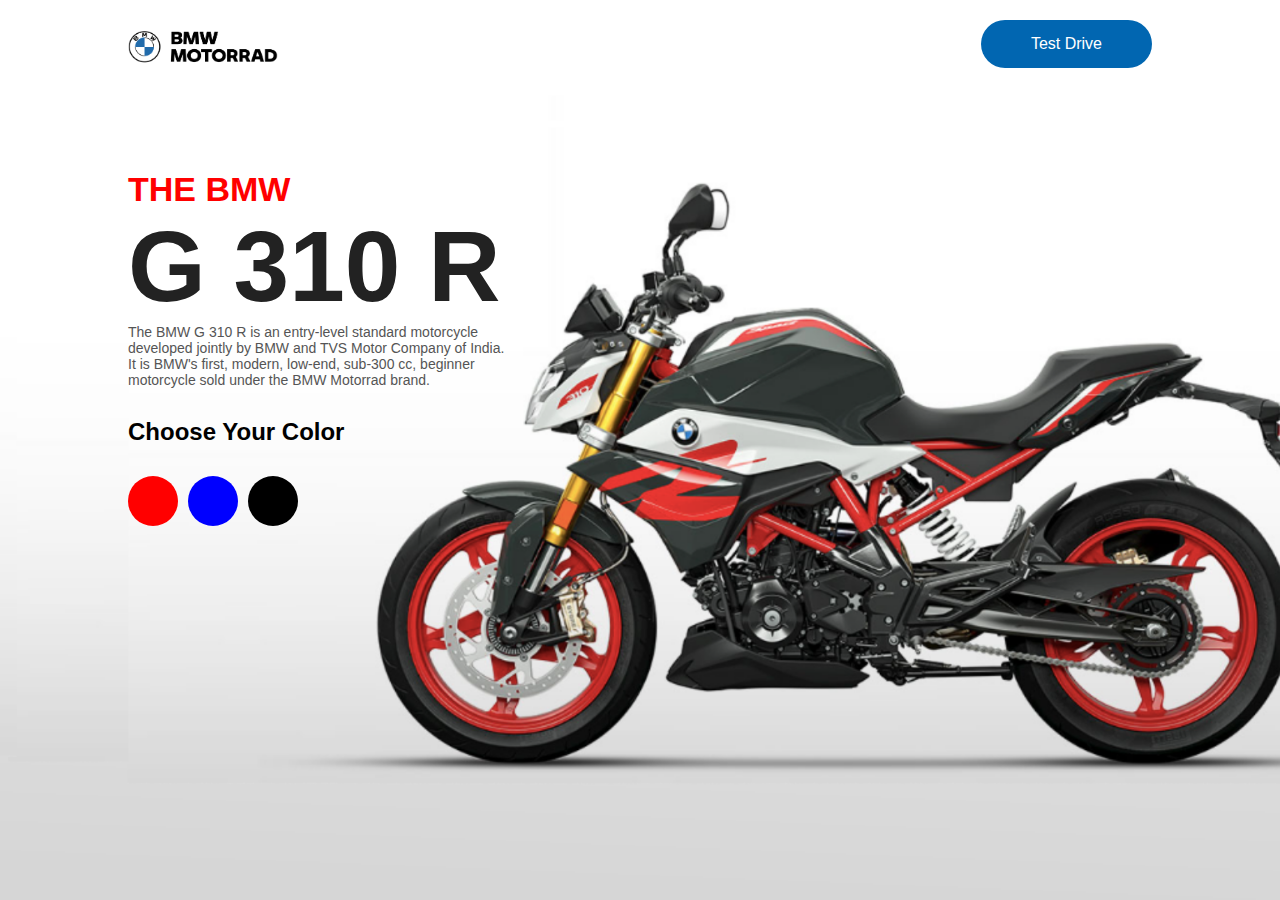
<file: all link/bike-web.html>
<!DOCTYPE html>
<html lang="en">
<head>
    <meta charset="UTF-8">
    <meta name="viewport" content="width=device-width, initial-scale=1.0">
    <title>Bike-wesite-landing-page</title>
    <link rel="stylesheet" href="bike-web.css">
</head>
<body>
    <div class="container" id="bike">
        <nav>
            <img src="./BMW_bike_img/logo.png" class="logo">
            <a href="#" class="btn">Test Drive</a>
        </nav>
        <div class="content">
            <h2>THE BMW</h2>
            <h1>G 310 R</h1>
            <p>The BMW G 310 R is an entry-level standard motorcycle developed jointly by BMW and TVS Motor Company of India.
                 It is BMW's first, modern, low-end, sub-300 cc, beginner motorcycle sold under the BMW Motorrad brand.</p>
            <h3>Choose Your Color</h3> 
            <div class="color-select">
                <div id="red"></div>
                <div id="blue"></div>
                <div id="black"></div>
            </div>   
        </div>
    </div>

    <script>

        var redBtn = document.getElementById("red");
        var blueBtn = document.getElementById("blue");
        var blackBtn = document.getElementById("black");
        var bike = document.getElementById("bike")

        redBtn.onclick = function(){
            bike.style.backgroundImage = "url(./BMW_bike_img/BMW1.png)"
        }
        blueBtn.onclick = function(){
            bike.style.backgroundImage = "url(./BMW_bike_img/BMW2.png)"
        }
        blackBtn.onclick = function(){
            bike.style.backgroundImage = "url(./BMW_bike_img/BMW3.png)"
        }
    </script>
</body>
</html>
</file>
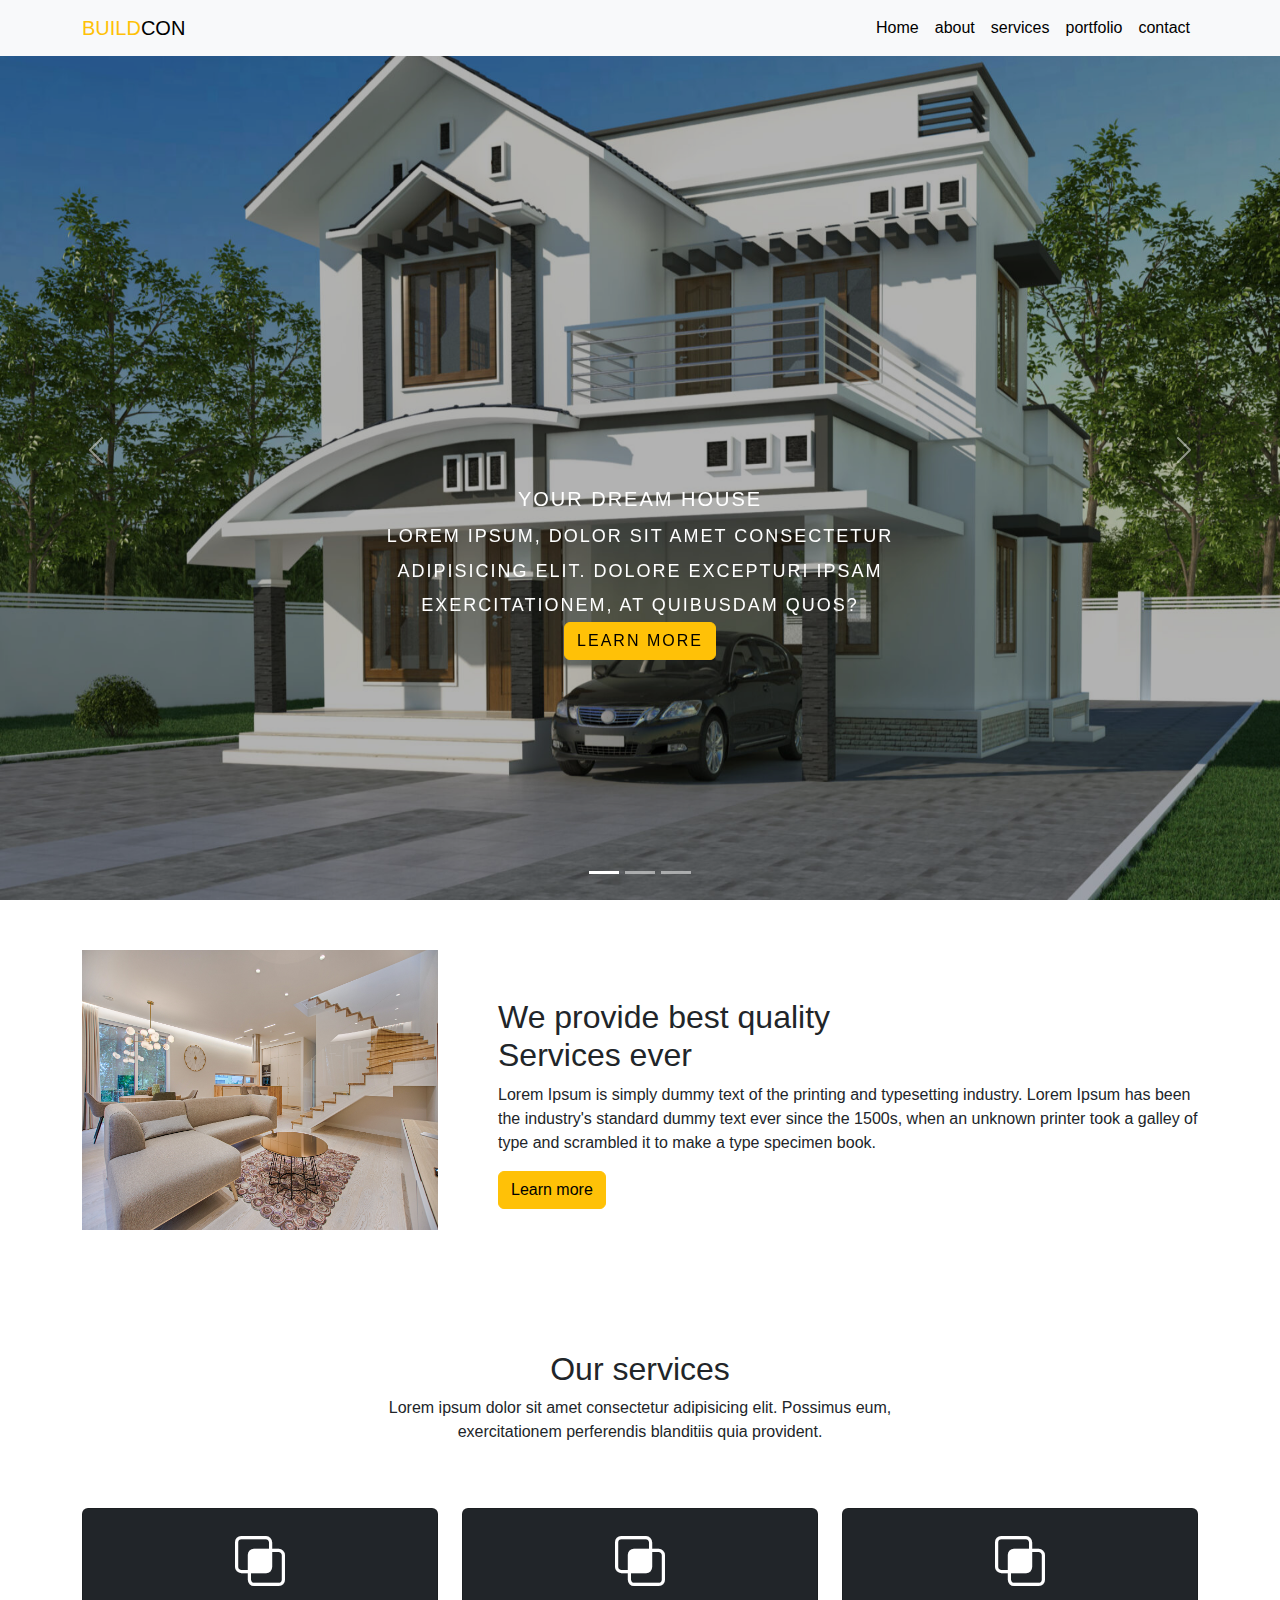
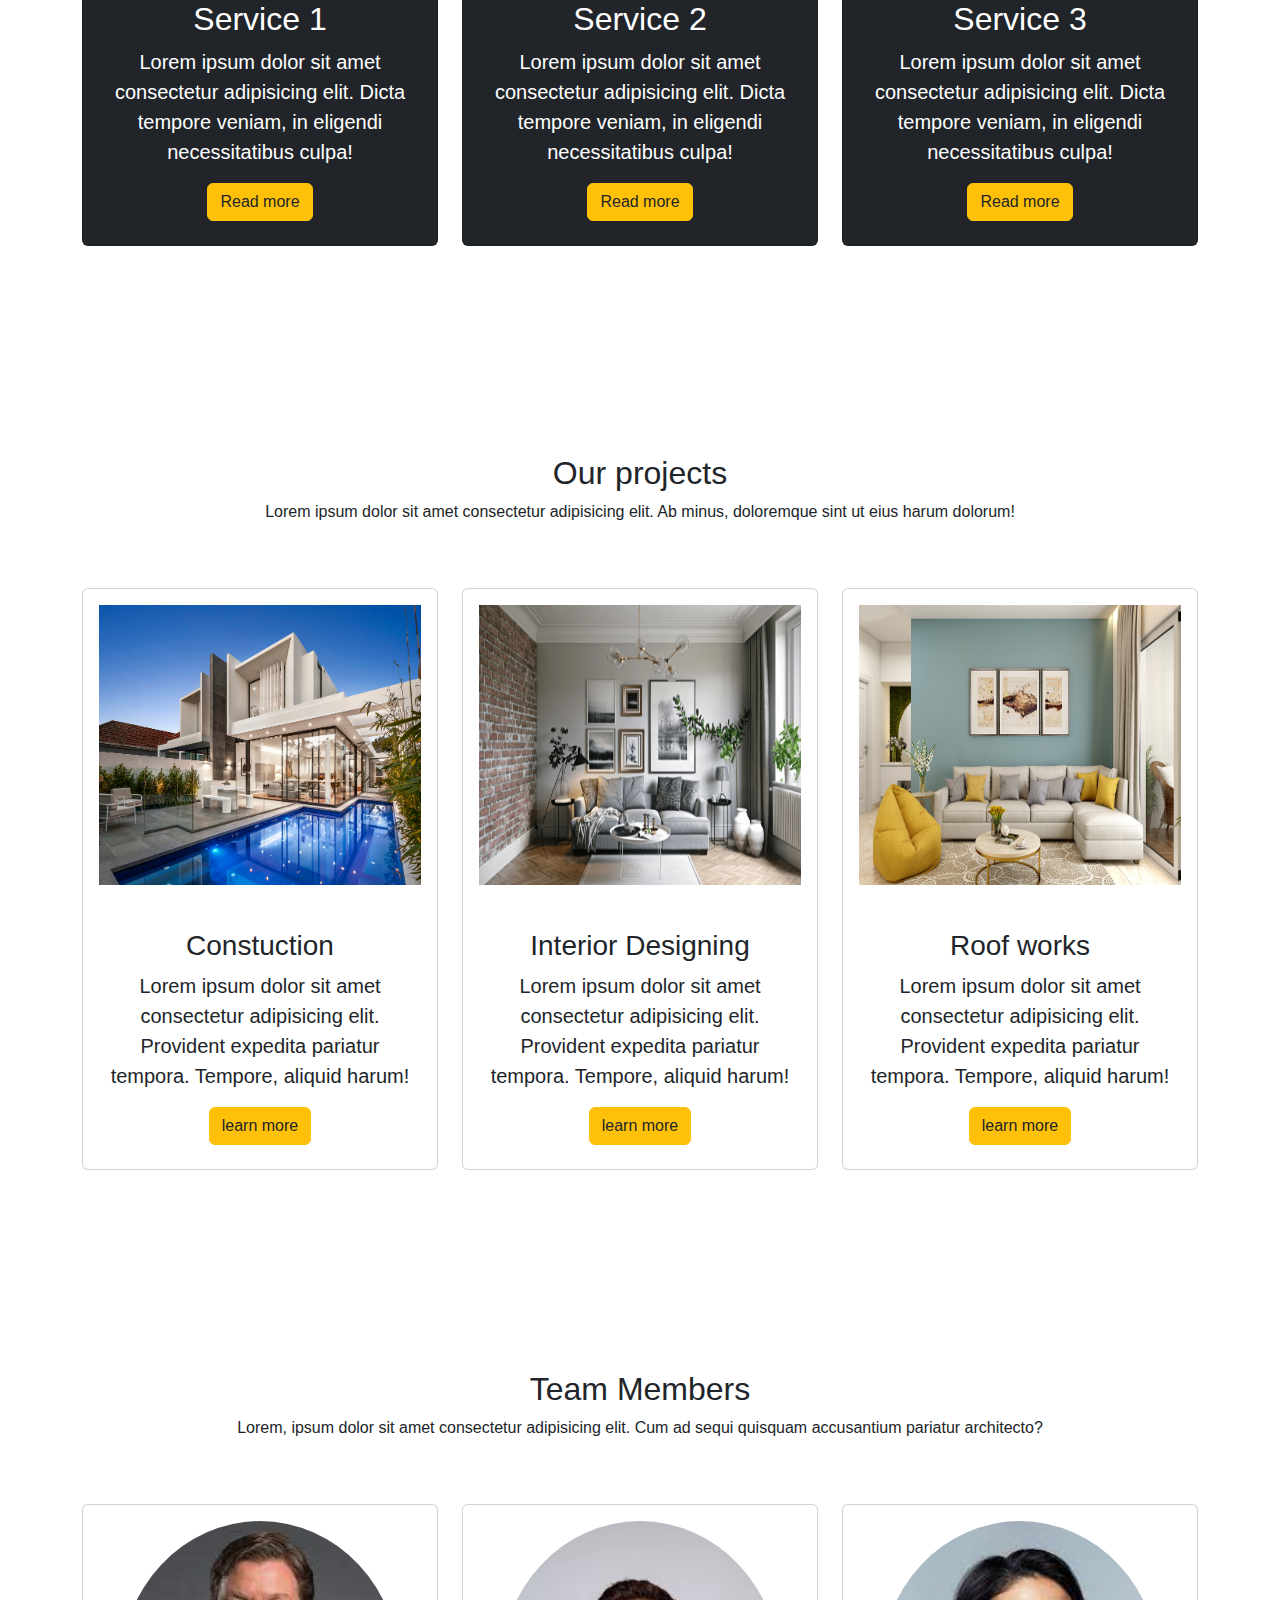
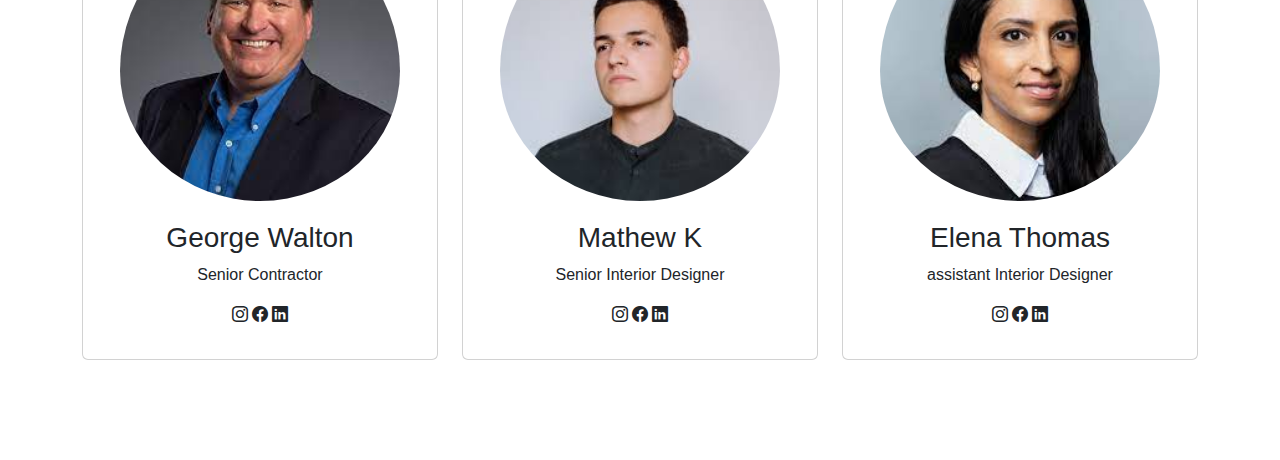
<file: all link/bootstrap.html>
<!DOCTYPE html>
<html lang="en">
<head>
    <meta charset="UTF-8">
    <meta name="viewport" content="width=device-width, initial-scale=1.0">
    <title>Document</title>
    <link rel="stylesheet" href="https://cdn.jsdelivr.net/npm/bootstrap-icons@1.11.1/font/bootstrap-icons.css">
    <link href="https://cdn.jsdelivr.net/npm/bootstrap@5.3.2/dist/css/bootstrap.min.css" rel="stylesheet">
    <link rel="stylesheet" href="bootstrap.css">
</head>
<body>
    <nav class="navbar navbar-expand-lg navbar-light bg-light fixed-top">
        <div class="container">
          <a class="navbar-brand" href="#"><span class="text-warning">BUILD</span>CON</a>
          <button class="navbar-toggler" type="button" data-bs-toggle="collapse" data-bs-target="#navbarSupportedContent" aria-controls="navbarSupportedContent" aria-expanded="false" aria-label="Toggle navigation">
            <span class="navbar-toggler-icon"></span>
          </button>
          <div class="collapse navbar-collapse" id="navbarSupportedContent">
            <ul class="navbar-nav ms-auto mb-2 mb-lg-0">
              <li class="nav-item">
                <a class="nav-link active" aria-current="page" href="#home">Home</a>
              </li>
              <li class="nav-item">
                <a class="nav-link active" aria-current="page" href="#about">about</a>
              </li>
              <li class="nav-item">
                <a class="nav-link active" aria-current="page" href="#services">services</a>
              </li>
              <li class="nav-item">
                <a class="nav-link active" aria-current="page" href="#portfolio">portfolio</a>
              </li>
              <li class="nav-item">
                <a class="nav-link active" aria-current="page" href="#contact">contact</a>
              </li>
              
              
              
            </ul>
            
          </div>
        </div>
      </nav>

      <!-- Carousal section-->

      <div id="carouselExampleCaptions" class="carousel slide">
        <div class="carousel-indicators">
          <button type="button" data-bs-target="#carouselExampleCaptions" data-bs-slide-to="0" class="active" aria-current="true" aria-label="Slide 1"></button>
          <button type="button" data-bs-target="#carouselExampleCaptions" data-bs-slide-to="1" aria-label="Slide 2"></button>
          <button type="button" data-bs-target="#carouselExampleCaptions" data-bs-slide-to="2" aria-label="Slide 3"></button>
        </div>
        <div class="carousel-inner">
          <div class="carousel-item active">
            <img src="./images/home-image-1.jpeg" class="d-block w-100" alt="home-1">
            <div class="carousel-caption">
              <h5>your dream house</h5>
              <p>Lorem ipsum, dolor sit amet consectetur adipisicing elit. Dolore excepturi ipsam exercitationem, at quibusdam quos?</p>
              <p><a href="#" class="btn btn-warning nt3">learn more</a> </p>
            </div>
          </div>
          <div class="carousel-item">
            <img src="./images/home-image-2.jpeg" class="d-block w-100" alt="home-2">
            <div class="carousel-caption">
              <h5>Second slide label</h5>
              <p>Lorem ipsum, dolor sit amet consectetur adipisicing elit. Dolore excepturi ipsam exercitationem, at quibusdam quos?</p>
              <p><a href="#" class="btn btn-warning nt3">learn more</a> </p>
            </div>
          </div>
          <div class="carousel-item">
            <img src="./images/home-images-3.jpg" class="d-block w-100" alt="home-3">
            <div class="carousel-caption">
              <h5>Third slide label</h5>
              <p>Lorem ipsum, dolor sit amet consectetur adipisicing elit. Dolore excepturi ipsam exercitationem, at quibusdam quos?</p>
              <p><a href="#" class="btn btn-warning nt3">learn more</a> </p>
            </div>
          </div>
        </div>
        <button class="carousel-control-prev" type="button" data-bs-target="#carouselExampleCaptions" data-bs-slide="prev">
          <span class="carousel-control-prev-icon" aria-hidden="true"></span>
          <span class="visually-hidden">Previous</span>
        </button>
        <button class="carousel-control-next" type="button" data-bs-target="#carouselExampleCaptions" data-bs-slide="next">
          <span class="carousel-control-next-icon" aria-hidden="true"></span>
          <span class="visually-hidden">Next</span>
        </button>
      </div>

      <!-- About section-->

      <section id="about" class="about-section-padding">
        <div class="container">
            <div class="row">
                <div class="col-lg-4 col-md-12 col-12">
                    <div class="about-img">
                        <img src="./images/home-images-3.jpg" alt="about image" class="img-fluid">
                    </div>
                </div>
                <div class="col-lg-8 col-md-12 col-12 ps-lg-5 mt-md-5">
                    <div class="about-text">
                       <h2> We provide best quality <br> Services ever</h2>
                       <p>Lorem Ipsum is simply dummy text of the printing and typesetting industry. Lorem Ipsum has been the industry's standard dummy text ever since the 1500s, 
                        when an unknown printer took a galley of type and scrambled it to make a type specimen book.</p>
                        <a href="#" class="btn btn-warning">Learn more</a>
                    </div>

                </div>
            </div>
        </div>
      </section>

      <!-- Services section-->

      <section id="services" class="services section-padding">
        <div class="container">
            <div class="row">
                <div class="col-md-12">
                    <div class="section-header text-center pb-5">
                        <h2>Our services</h2>
                        <p>Lorem ipsum dolor sit amet consectetur adipisicing elit. Possimus eum,<br>exercitationem perferendis blanditiis quia provident.</p>
                    </div>
                </div>
            </div>
            <div class="row">
                <div class="col-12 col-md-12 col-lg-4 pb-2">
                    <div class="card text-white text-center bg-dark pb-2">
                        <div class="card-body ">
                            <i class="bi bi-intersect"></i>
                            <h2 class="card-title" >Service 1</h2>
                            <p class="lead">Lorem ipsum dolor sit amet consectetur 
                                adipisicing elit. Dicta tempore veniam, in eligendi necessitatibus culpa!</p>
                            <button class="btn btn-warning text-dark">Read more</button>  

                        </div>
                    </div>
                </div>
                <div class="col-12 col-md-12 col-lg-4 pb-2">
                    <div class="card text-white text-center bg-dark pb-2">
                        <div class="card-body">
                            <i class="bi bi-intersect"></i>
                            <h2 class="card-title" >Service 2</h2>
                            <p class="lead">Lorem ipsum dolor sit amet consectetur 
                                adipisicing elit. Dicta tempore veniam, in eligendi necessitatibus culpa!</p>
                            <button class="btn btn-warning text-dark">Read more</button>  

                        </div>
                    </div>
                </div>
                <div class="col-12 col-md-12 col-lg-4 pb-2">
                    <div class="card text-white text-center bg-dark pb-2">
                        <div class="card-body">
                            <i class="bi bi-intersect"></i>
                            <h2 class="card-title" >Service 3</h2>
                            <p class="lead">Lorem ipsum dolor sit amet consectetur 
                                adipisicing elit. Dicta tempore veniam, in eligendi necessitatibus culpa!</p>
                            <button class="btn btn-warning text-dark">Read more</button>  

                        </div>
                    </div>
                </div>
            </div>
        </div>
      </section>

      <!--portfolio section-->

      <section id="portfolio" class="portfolio section-padding">
        <div class="container">
            <div class="row">
                <div class="col-md-12">
                    <div class="section-header text-center pb-5">
                        <h2>Our projects</h2>
                        <p>Lorem ipsum dolor sit amet consectetur adipisicing elit.
                             Ab minus, doloremque sint ut eius harum dolorum!</p>
                    </div>

                </div>
            </div>
            <div class="row">
                <div class="col-12 col-md-12 col-lg-4">
                    <div class="card text-center bg-white pb-2">
                        <div class="card-body text-dark">
                            <div class="img area mb-4">
                                <img src="./images/luxury-home.jpg" alt="image" class="img-fluid">
                            </div>
                            <h3 class="card-title" >Constuction</h3>
                            <p class="lead">Lorem ipsum dolor sit amet consectetur adipisicing elit.
                                 Provident expedita pariatur tempora. Tempore, aliquid harum!</p>
                                 <button class="btn btn-warning text-dark">learn more</button>
                        </div>
                    </div>
                </div>
                <div class="col-12 col-md-12 col-lg-4">
                    <div class="card text-center bg-white pb-2">
                        <div class="card-body text-dark">
                            <div class="img area mb-4">
                                <img src="./images/modern-interior-design-grey-living-room2.png" alt="image" class="img-fluid">
                            </div>
                            <h3 class="card-title" >Interior Designing</h3>
                            <p class="lead">Lorem ipsum dolor sit amet consectetur adipisicing elit.
                                 Provident expedita pariatur tempora. Tempore, aliquid harum!</p>
                                 <button class="btn btn-warning text-dark">learn more</button>
                        </div>
                    </div>
                </div>
                <div class="col-12 col-md-12 col-lg-4">
                    <div class="card text-center bg-white pb-2">
                        <div class="card-body text-dark">
                            <div class="img area mb-4">
                                <img src="./images/home-image-5.jpg" alt="image" class="img-fluid">
                            </div>
                            <h3 class="card-title" >Roof works</h3>
                            <p class="lead">Lorem ipsum dolor sit amet consectetur adipisicing elit.
                                 Provident expedita pariatur tempora. Tempore, aliquid harum!</p>
                                 <button class="btn btn-warning text-dark">learn more</button>
                        </div>
                    </div>
                </div>
            </div>
        </div>
      </section>

      <!--Team section-->

      <section id="team" class="team section-padding">
        <div class="container">
            <div class="row">
                <div class="col-md-12">
                    <div class="section-header text-center pb-5">
                        <h2>Team Members</h2>
                        <p>Lorem, ipsum dolor sit amet consectetur adipisicing elit.
                             Cum ad sequi quisquam accusantium pariatur architecto?</p>

                    </div>
                </div>
            </div>
            <div class="row">
                <div class="col-12 col-md-12 col-lg-4">
                    <div class="card text-center">
                       <div class="card-body">
                         <img src="./images/senior-person-sqaure.jpeg" alt="profile picture" class="img-fluid rounded-circle">
                         <h3>George Walton</h3>
                         <p>Senior Contractor</p>
                         <p class="socilas">
                            <i class="bi bi-instagram"></i>
                            <i class="bi bi-facebook"></i>
                            <i class="bi bi-linkedin"></i>
                         </p>
                       </div>
                    </div>
                </div>
                
                <div class="col-12 col-md-12 col-lg-4">
                    <div class="card text-center">
                       <div class="card-body">
                         <img src="./images/person2-sqaure-image.jpeg" alt="profile picture" class="img-fluid rounded-circle">
                         <h3>Mathew K</h3>
                         <p>Senior Interior Designer</p>
                         <p class="socilas">
                            <i class="bi bi-instagram"></i>
                            <i class="bi bi-facebook"></i>
                            <i class="bi bi-linkedin"></i>
                         </p>
                       </div>
                    </div>
                </div>
                
                <div class="col-12 col-md-12 col-lg-4">
                    <div class="card text-center">
                       <div class="card-body">
                         <img src="./images/lady-square-image.jpeg" alt="profile picture" class="img-fluid rounded-circle">
                         <h3>Elena Thomas</h3>
                         <p>assistant Interior Designer</p>
                         <p class="socilas">
                            <i class="bi bi-instagram"></i>
                            <i class="bi bi-facebook"></i>
                            <i class="bi bi-linkedin"></i>
                         </p>
                       </div>
                    </div>
                </div>
            </div>
        </div>
      </section>
      
      

                
    <script src="https://cdn.jsdelivr.net/npm/bootstrap@5.3.2/dist/js/bootstrap.bundle.min.js" ></script>
</body>
</html>
</file>
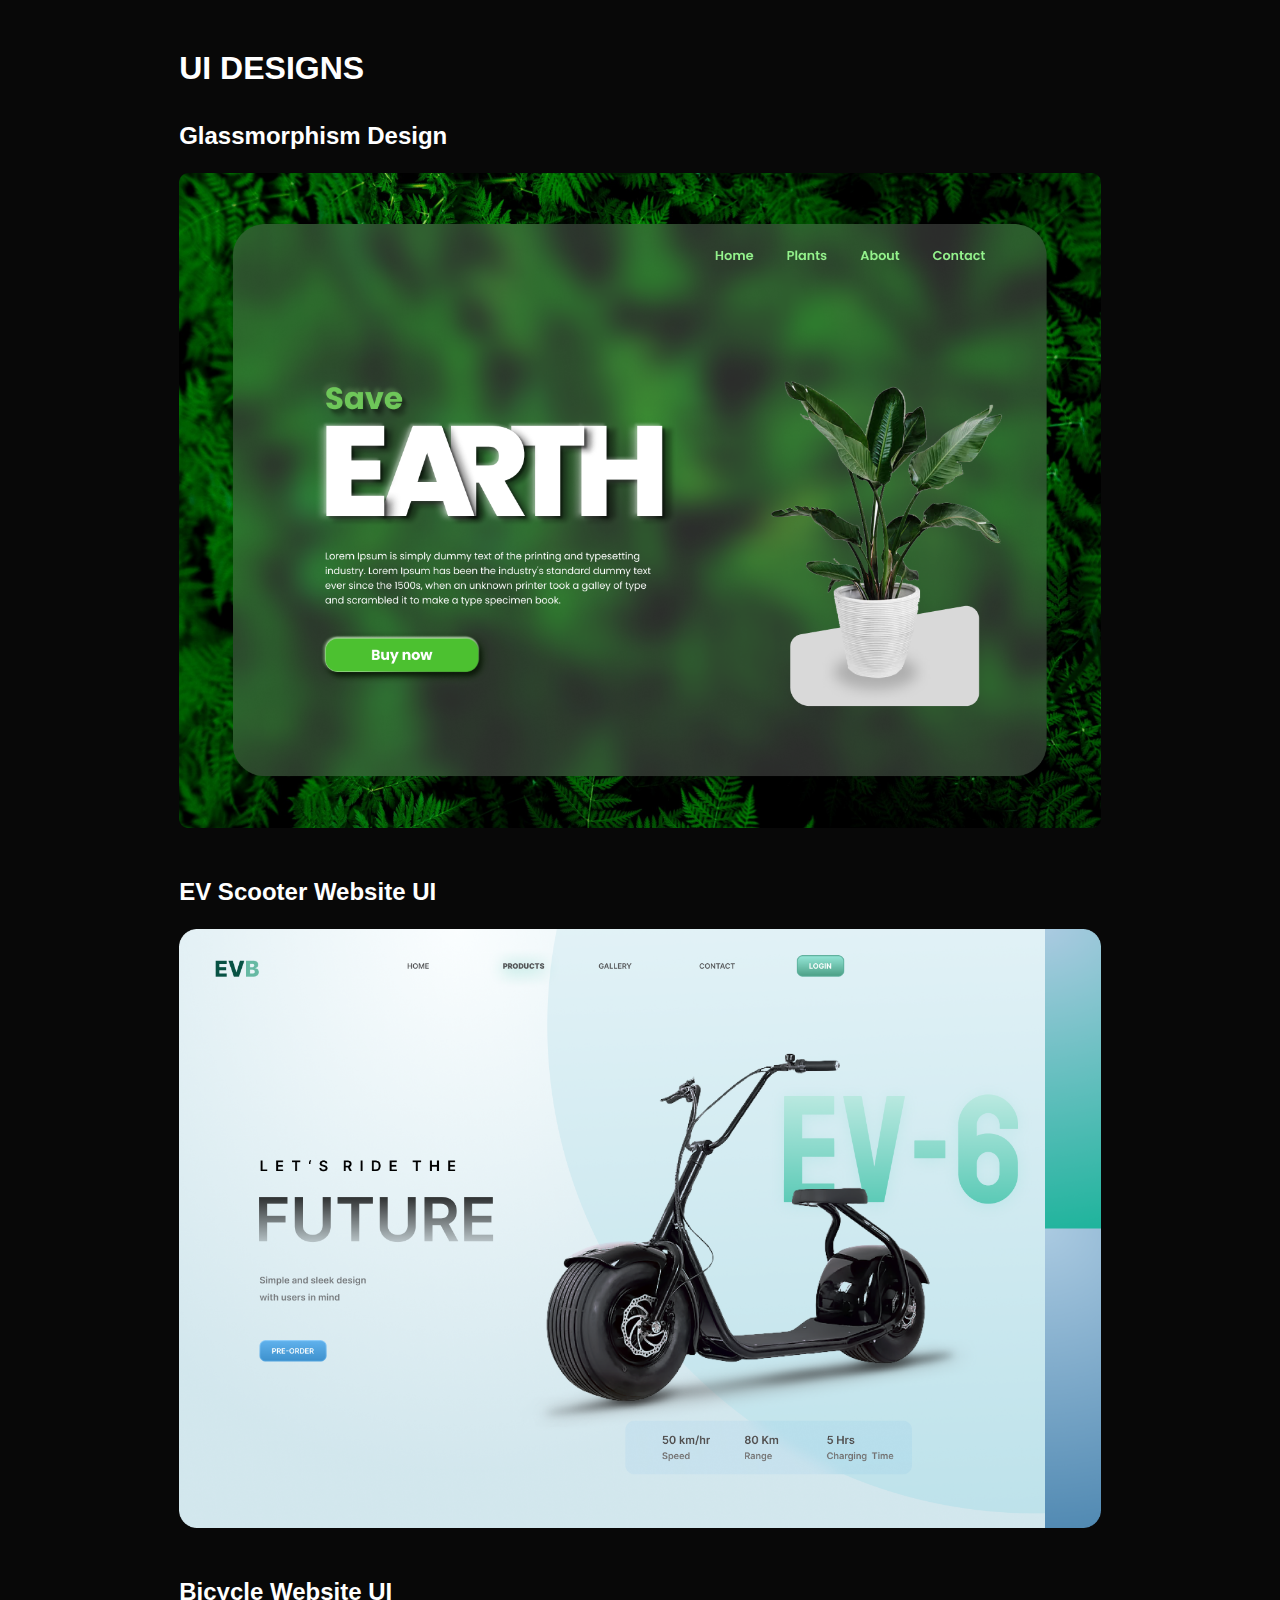
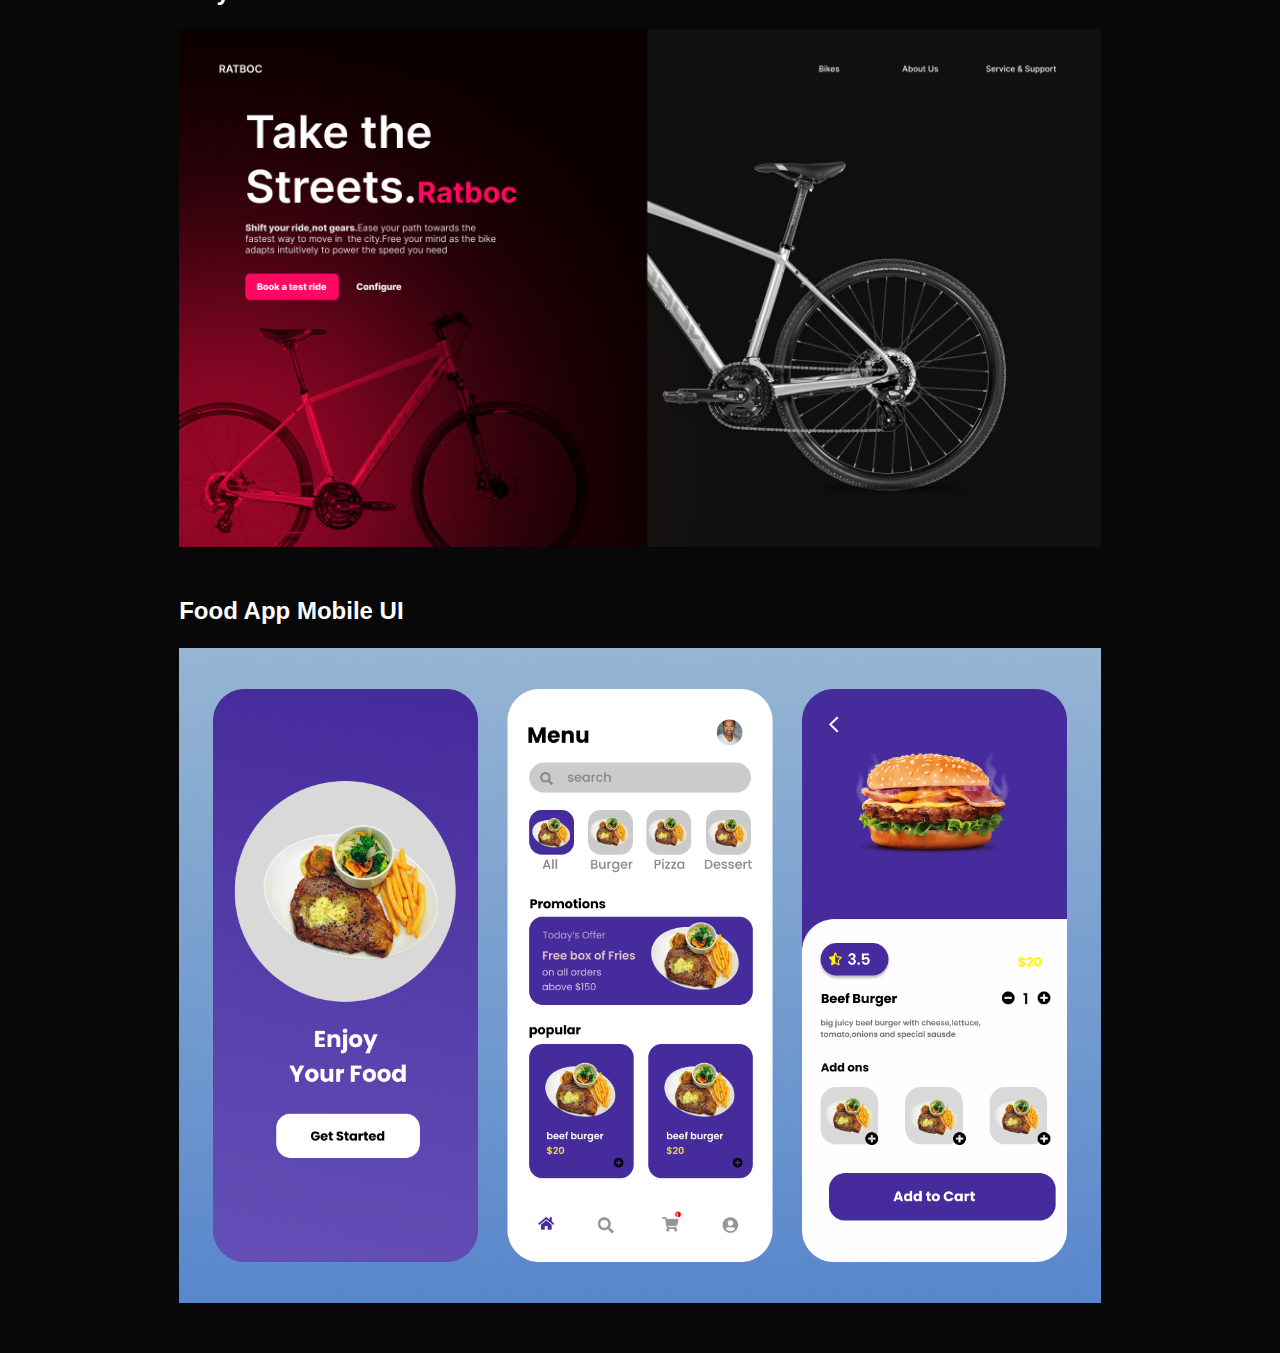
<file: all link/uidesigns.html>
<!DOCTYPE html>
<html lang="en">
<head>
    <meta charset="UTF-8">
    <meta name="viewport" content="width=device-width, initial-scale=1.0">
    <title>UI Designs</title>
    <link rel="stylesheet" href="uidesigns.css">
</head>
<body>
    <div class="container">
        <div class="row">
            <h1 class="main-title">UI DESIGNS</h1>
            <h2 class="sub-title">Glassmorphism Design</h2>
            <p></p>
            <div class="img-div">
                <img src="./UI_Design_imgs/Desktop - 1 (1).png" alt="">
            </div>
        </div>
        <div class="row">
            
            <h2 class="sub-title">EV Scooter Website UI</h2>
            <p></p>
            <div class="img-div">
                <img src="./UI_Design_imgs/MacBook Pro 14_ - 1.png" alt="">
            </div>
        </div>
        <div class="row">
            
            <h2 class="sub-title">Bicycle Website UI</h2>
            <p></p>
            <div class="img-div">
                <img src="./UI_Design_imgs/Frame 1.png" alt="">
            </div>
        </div>
        <div class="row">
            
            <h2 class="sub-title">Food App Mobile UI</h2>
            <p></p>
            <div class="img-div">
                <img src="./UI_Design_imgs/Desktop - 1.png" alt="">
            </div>
        </div>
    </div>
</body>
</html>
</file>
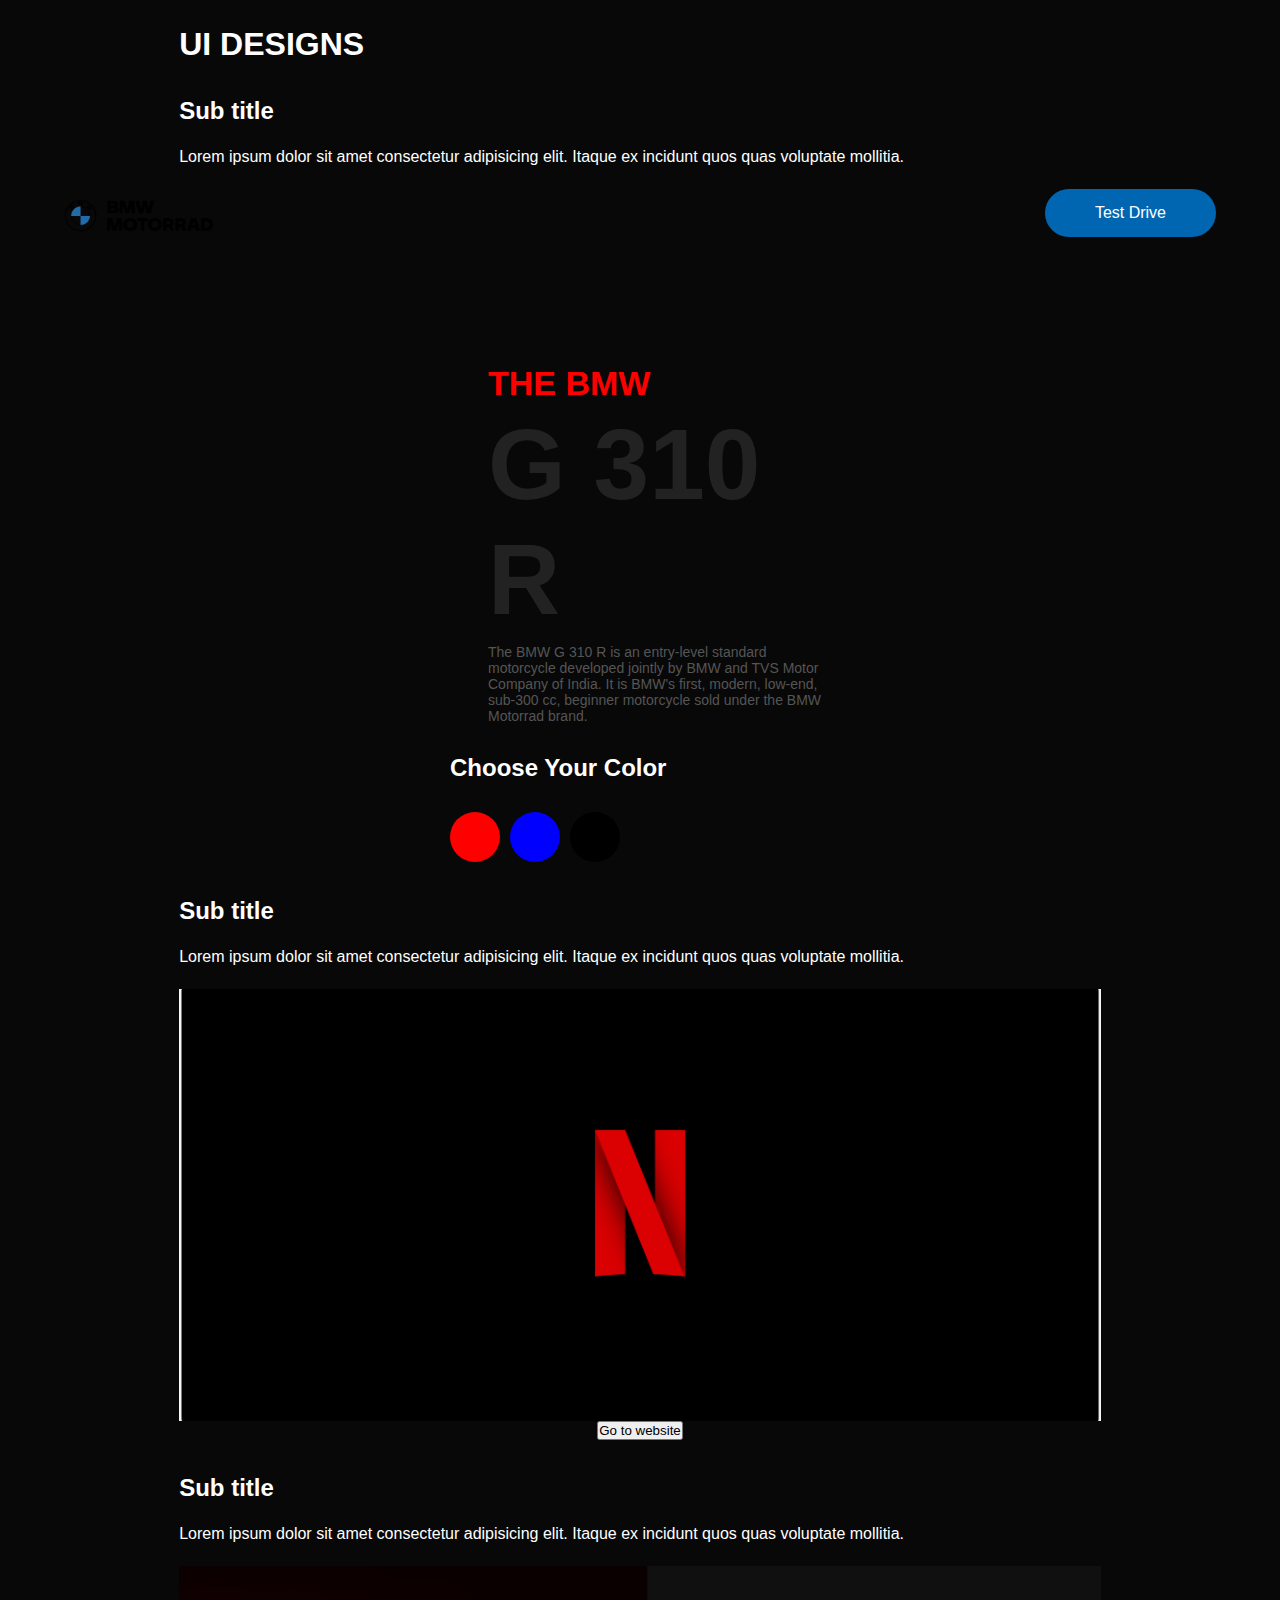
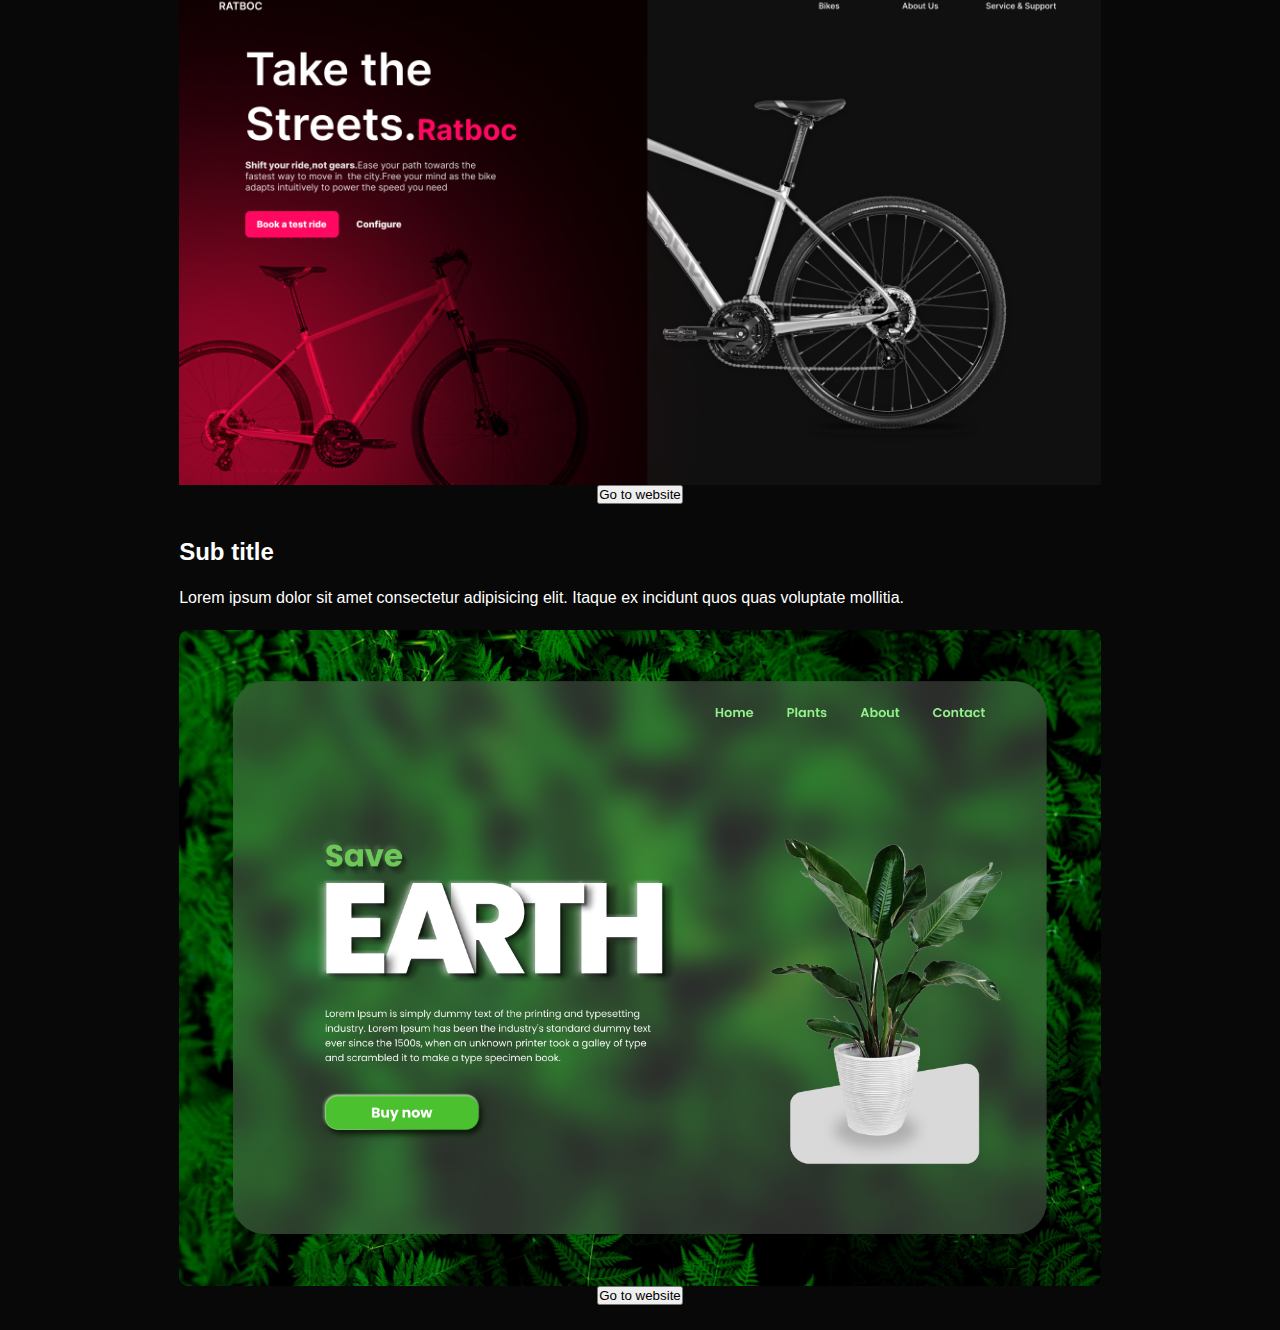
<file: all link/web-dev.html>
<!DOCTYPE html>
<html lang="en">
<head>
    <meta charset="UTF-8">
    <meta name="viewport" content="width=device-width, initial-scale=1.0">
    <title>Front-end Development</title>
    <link rel="stylesheet" href="web-dev.css">
</head>
<body>
    <div class="container">
        <div class="row">
            <h1 class="main-title">UI DESIGNS</h1>
            <h2 class="sub-title">Sub title</h2>
            <p>Lorem ipsum dolor sit amet consectetur adipisicing elit. Itaque ex incidunt quos quas voluptate mollitia.</p>
            <div class="img-div">
                <nav>
                    <img src="./BMW_bike_img/logo.png" class="logo">
                    <a href="#" class="btn">Test Drive</a>
                </nav>
                <div class="content">
                    <h2>THE BMW</h2>
                    <h1>G 310 R</h1>
                    <p>The BMW G 310 R is an entry-level standard motorcycle developed jointly by BMW and TVS Motor Company of India.
                         It is BMW's first, modern, low-end, sub-300 cc, beginner motorcycle sold under the BMW Motorrad brand.</p>
                    <h3>Choose Your Color</h3> 
                    <div class="color-select">
                        <div id="red"></div>
                        <div id="blue"></div>
                        <div id="black"></div>
                    </div>   
                </div>
            </div>
        </div>
        <div class="row">
            
            <h2 class="sub-title">Sub title</h2>
            <p>Lorem ipsum dolor sit amet consectetur adipisicing elit. Itaque ex incidunt quos quas voluptate mollitia.</p>
            <div class="img-div">
                <img src="./web-dev-imgs/netflix img.png" alt="">
                <button class="go-to-website">Go to website</button>
            </div>
        </div>
        <div class="row">
            
            <h2 class="sub-title">Sub title</h2>
            <p>Lorem ipsum dolor sit amet consectetur adipisicing elit. Itaque ex incidunt quos quas voluptate mollitia.</p>
            <div class="img-div">
                <img src="./UI_Design_imgs/Frame 1.png" alt="">
                <button class="go-to-website">Go to website</button>
            </div>
        </div>
        <div class="row">
            
            <h2 class="sub-title">Sub title</h2>
            <p>Lorem ipsum dolor sit amet consectetur adipisicing elit. Itaque ex incidunt quos quas voluptate mollitia.</p>
            <div class="img-div">
                <img src="./UI_Design_imgs/Desktop - 1 (1).png" alt="">
                <button class="go-to-website">Go to website</button>
            </div>
        </div>
    </div>
</body>
</html>
</file>
<file: all link/bike-web.css>
*{
    margin: 0;
    padding: 0;
    font-family: 'poppins', sans-serif;
    box-sizing: border-box;
}
.container{
    width: 100%;
    height: 100vh;
    background-image: url(./BMW_bike_img/BMW1.png);
    background-size: cover;
    background-position: center;
    padding: 20px 10%;

    transition: background-image .3s;
}
nav{
    width: 100%;
    display: flex;
    align-items: center;
    justify-content: space-between;
}
nav .logo{
    width: 150px;
    cursor: pointer;
}
nav .btn{
    text-decoration: none;
    color: #fff;
    background: #0166B1;
    padding: 15px 50px;
    border-radius: 30px;
}
.content{
    margin-top: 10%;
}
.content h2{
    color: red;
    font-size: 34px;
}
.content h1{
    font-size: 100px;
    color: #222;
 /*--   margin-top: -25px--*/
}
.content p{
    max-width: 380px;
    font-weight: 500;
    font-size: 14px;
    color: #555;
}
.content h3{
    margin-top: 30px;
    font-weight: 600;
    font-size: 24px;
}
.color-select div{
    background: #333;
    width: 50px;
    height: 50px;
    border-radius: 50%;
    margin-right: 10px;
    cursor: pointer;
}
.color-select{
    display: flex;
    margin-top: 30px;
}
.color-select #red{
    background: red;
}
.color-select #blue{
    background: blue;
}
.color-select #black{
    background: black;
}
</file>
<file: all link/uidesigns.css>
*{
    margin: 0;
    padding: 0;
    font-family: 'poppins', sans-serif;
    box-sizing: border-box;
}
body{
    background: #080808;
    color: white;
}
.container{
    margin: 2% 5%;
}
.row{
    margin: 50px 0px;
    width: 100%;
}
.row h1{
  margin-left: 10% ;
}
.row h2{
    margin-bottom: 5px;
    margin-left: 10%;
    margin-top: 3%;
}
.row p{
    margin-bottom: 2%;
    margin-left: 10%;
    margin-top: 2%;
}
.img-div{
    width: 100%;
    display: grid;
    place-items: center;
}
.row img{
    width: 80%;
}
</file>
<file: all link/web-dev.css>
*{
    margin: 0;
    padding: 0;
    font-family: 'poppins', sans-serif;
    box-sizing: border-box;
}
body{
    background: #080808;
    color: white;
}
.container{
    margin: 2% 5%;
}
.row{
    width: 100%;
}
.row h1{
  margin-left: 10% ;
}
.row h2{
    margin-bottom: 1%;
    margin-left: 10%;
    margin-top: 3%;
}
.row p{
    margin-bottom: 2%;
    margin-left: 10%;
    margin-top: 2%;
}
.img-div{
    width: 100%;
    display: grid;
    place-items: center;
}
.row img{
    width: 80%;
}
nav{
    width: 100%;
    display: flex;
    align-items: center;
    justify-content: space-between;
}
nav .logo{
    width: 150px;
    cursor: pointer;
}
nav .btn{
    text-decoration: none;
    color: #fff;
    background: #0166B1;
    padding: 15px 50px;
    border-radius: 30px;
}
.content{
    margin-top: 10%;
}
.content h2{
    color: red;
    font-size: 34px;
}
.content h1{
    font-size: 100px;
    color: #222;
 /*--   margin-top: -25px--*/
}
.content p{
    max-width: 380px;
    font-weight: 500;
    font-size: 14px;
    color: #555;
}
.content h3{
    margin-top: 30px;
    font-weight: 600;
    font-size: 24px;
}
.color-select div{
    background: #333;
    width: 50px;
    height: 50px;
    border-radius: 50%;
    margin-right: 10px;
    cursor: pointer;
}
.color-select{
    display: flex;
    margin-top: 30px;
}
.color-select #red{
    background: red;
}
.color-select #blue{
    background: blue;
}
.color-select #black{
    background: black;
}
</file>
